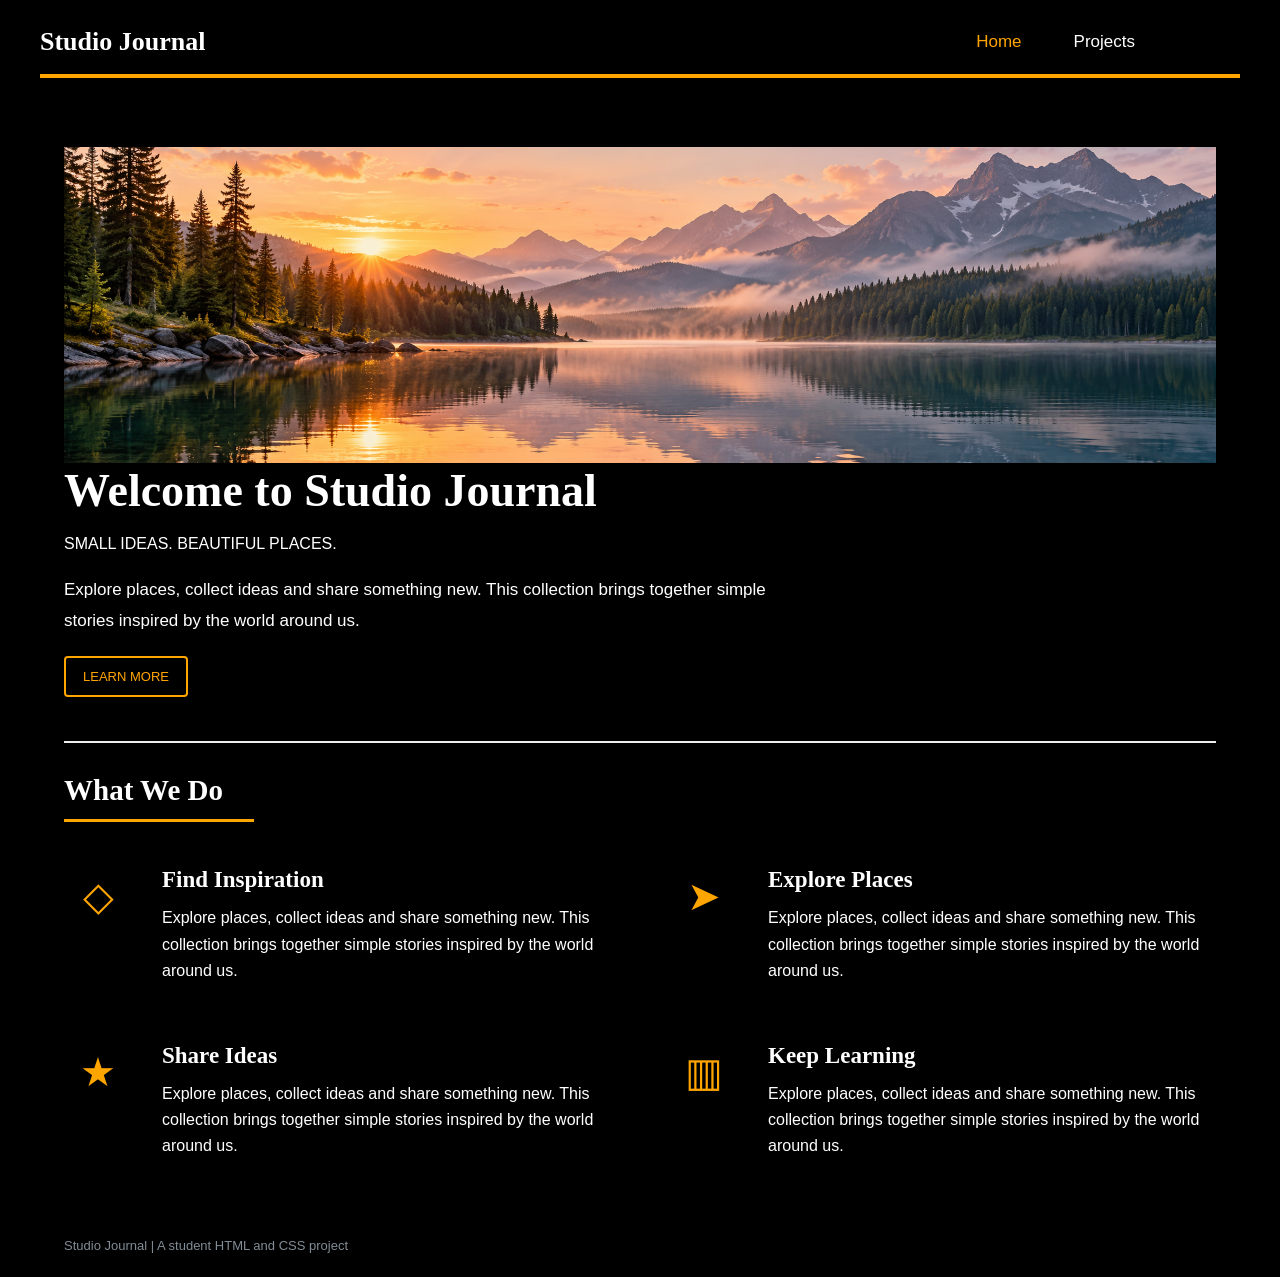
<file: Lab practical 2/index.html>
<!DOCTYPE html>
<html lang="en">
<head>
    <meta charset="UTF-8">
    <meta name="viewport" content="width=device-width, initial-scale=1.0">
    <title>Studio Journal | Home</title>
    <link rel="stylesheet" href="style.css/style.css">
</head>
<body>
    <header>
        <a class="logo" href="index.html"><strong>Studio Journal</strong></a>
        <nav>
            <a href="index.html" class="active" aria-current="page">Home</a>
            <a href="projects.html">Projects</a>
        </nav>
    </header>

    <main>
        <section class="intro">
            <img class="banner" src="images/pic10.png" alt="Mountain lake at sunrise">
            <h1>Welcome to Studio Journal</h1>
            <p class="subtitle">Small ideas. Beautiful places.</p>
            <p>Explore places, collect ideas and share something new. This collection brings together simple stories inspired by the world around us.</p>
            <a class="button" href="#features">Learn More</a>
        </section>

        <section id="features">
            <h2>What We Do</h2>
            <div class="features">
                <article class="feature">
                    <span class="icon" aria-hidden="true">◇</span>
                    <div>
                        <h3>Find Inspiration</h3>
                        <p>Explore places, collect ideas and share something new. This collection brings together simple stories inspired by the world around us.</p>
                    </div>
                </article>
                <article class="feature">
                    <span class="icon" aria-hidden="true">➤</span>
                    <div>
                        <h3>Explore Places</h3>
                        <p>Explore places, collect ideas and share something new. This collection brings together simple stories inspired by the world around us.</p>
                    </div>
                </article>
                <article class="feature">
                    <span class="icon" aria-hidden="true">★</span>
                    <div>
                        <h3>Share Ideas</h3>
                        <p>Explore places, collect ideas and share something new. This collection brings together simple stories inspired by the world around us.</p>
                    </div>
                </article>
                <article class="feature">
                    <span class="icon" aria-hidden="true">▥</span>
                    <div>
                        <h3>Keep Learning</h3>
                        <p>Explore places, collect ideas and share something new. This collection brings together simple stories inspired by the world around us.</p>
                    </div>
                </article>
            </div>
        </section>
    </main>
    <footer>Studio Journal | A student HTML and CSS project</footer>
</body>
</html>
</file>
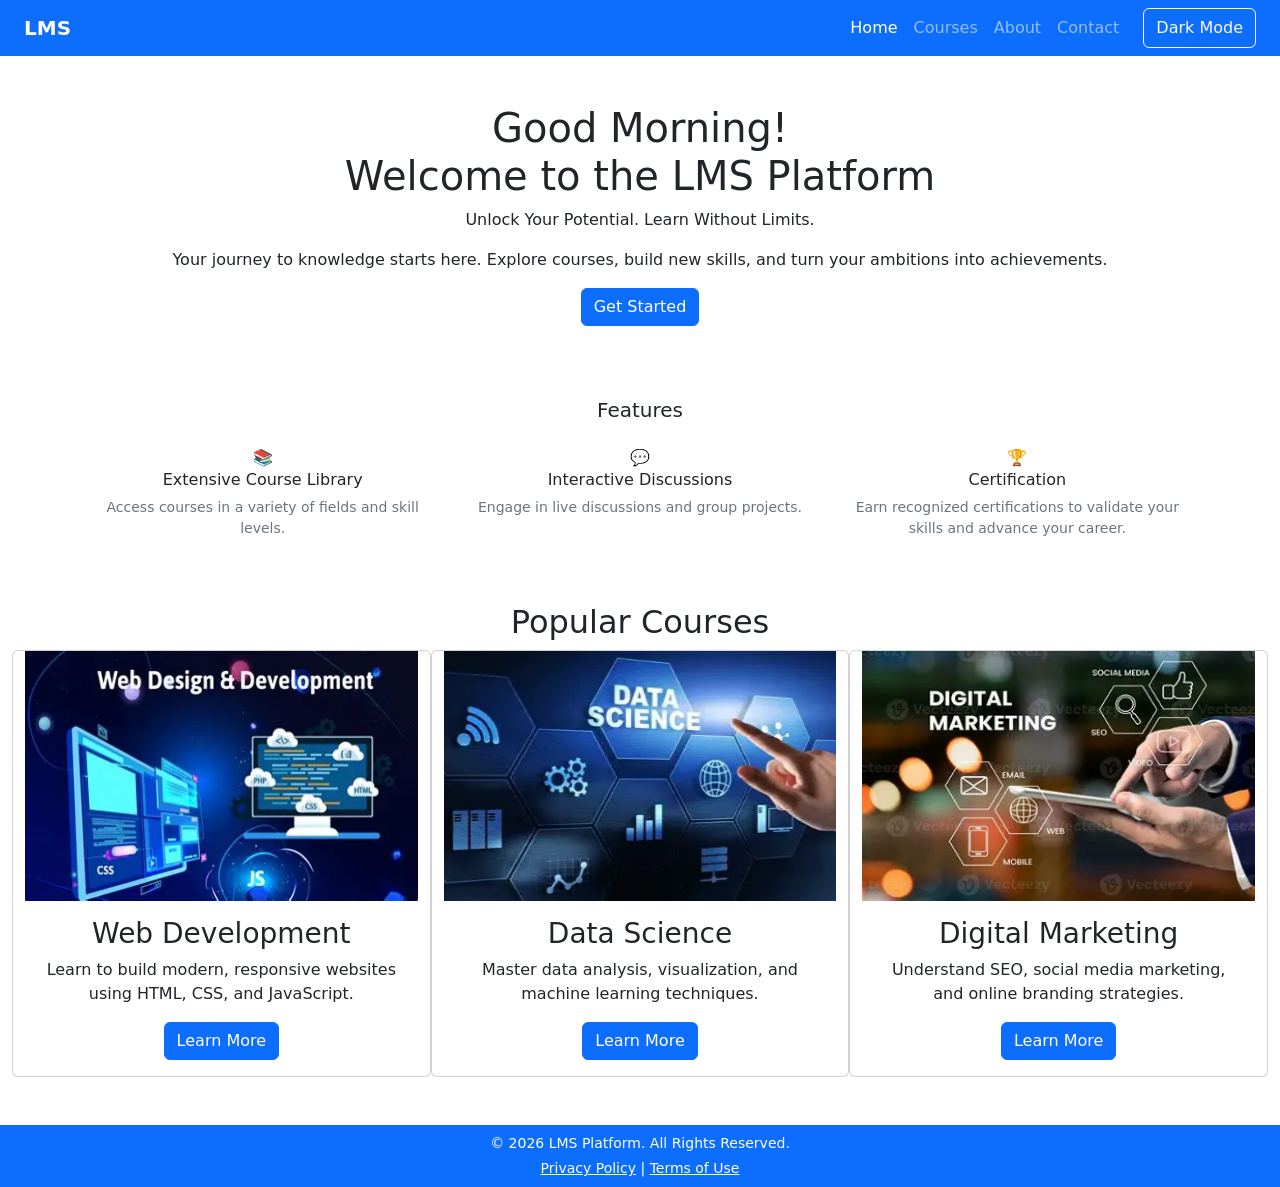
<file: Lab practical 3/index.html>
<!DOCTYPE html>
<html lang="en">
<head>
    <meta charset="UTF-8">
    <meta name="viewport" content="width=device-width, initial-scale=1.0">
    <title>LMS | Home</title>
    <link rel="stylesheet" href="css/bootstrap.min.css">
</head>
<body>
    
    <header>
        <nav class="navbar navbar-expand navbar-dark bg-primary px-4">
            <a class="navbar-brand fw-bold" href="index.html">LMS</a>

            <div class="navbar-nav ms-auto">
                <a class="nav-link active" href="index.html">Home</a>
                <a class="nav-link" href="projects.html">Courses</a>
                <a class="nav-link" href="about.html">About</a>
                <a class="nav-link" href="contact.html">Contact</a>

                <button class="btn btn-outline-light ms-3"
                        id="darkModeToggle"
                        type="button">
                    Dark Mode
                </button>
            </div>
        </nav>
    </header>

    <main class="container-fluid px-0">
        <section class="container py-5 text-center">
            <h1>
                <span id="greeting" class="d-block"></span>
                Welcome to the LMS Platform
            </h1>
            <p class="subtitle">Unlock Your Potential. Learn Without Limits.</p>
            <p>Your journey to knowledge starts here. Explore courses, build new skills, and turn your ambitions into achievements.</p>
            <a class="btn btn-primary" href="#Popular-Courses">Get Started</a>
        </section>
        <section class="container py-4" id="features">
            <h2 class="h5 text-center mb-4">Features</h2>

            <div class="row text-center g-3">
                <article class="col-4">
                    <span class="icon" aria-hidden="true">📚</span>
                    <div>
                        <h3 class="h6">Extensive Course Library</h3>
                        <p class="small text-secondary">
                            Access courses in a variety of fields and skill levels.
                        </p>
                    </div>
                </article>
                <article class="col-4">
                    <span class="icon" aria-hidden="true">💬</span>
                    <div>
                        <h3 class="h6">Interactive Discussions</h3>
                        <p class="small text-secondary">
                            Engage in live discussions and group projects.
                        </p>
                    </div>
                </article>
                <article class="col-4">
                    <span class="icon" aria-hidden="true">🏆</span>
                    <div>
                        <h3 class="h6">Certification</h3>
                        <p class="small text-secondary">
                            Earn recognized certifications to validate your skills and advance your career.
                        </p>
                    </div>
                </article>
            </div>
        </section>
        <section class="container-fluid px-4 py-4 mb-4 text-center" id="popular-courses">
            <h2>Popular Courses</h2>
            <div class="row g-4">
                <article class="col-4 with card h-1000">
                    <img src="images/OIP.webp" alt="Web Development"
                    height="250">
                    <div class="card-body">
                        <h3 class="card-title">Web Development</h3>

                        <p class="card-text">
                            Learn to build modern, responsive websites using HTML, CSS, and JavaScript.
                        </p>
                        <a class="btn btn-primary" href="images/OIP.webp" target="_blank">
                            Learn More
                        </a>
                    </div>
                </article>
                <article class="col-4 with card h-1000">
                    <img src="images/OIP (1).webp" alt="Data Science"
                         height="250">
                    <div class="card-body">
                        <h3 class="card-title">Data Science</h3>
                        <p>Master data analysis, visualization, and machine learning techniques.</p>
                        <a class="btn btn-primary" href="images/OIP (1).webp" target="_blank">
                            Learn More
                        </a>
                    </div>
                </article>
                <article class="col-4 with card h-1000">
                    <img src="images/OIP (2).webp" alt="Digital Marketing"
                         height="250">
                    <div class="card-body">
                        <h3 class="card-title">Digital Marketing</h3>
                        <p>Understand SEO, social media marketing, and online branding strategies.</p>
                        <a class="btn btn-primary" href="images/OIP (2).webp" target="_blank">
                            Learn More
                        </a>
                    </div>
                </article>
            </div>
        </section>
    </main>
    <footer class="bg-primary text-white text-center py-2">
        <p class="small mb-1">
            &copy; 2026 LMS Platform. All Rights Reserved.
        </p>
        <p class="small mb-0">
            <a href="#" class="text-white">Privacy Policy</a> |
            <a href="#" class="text-white">Terms of Use</a>
        </p>
    </footer>
<script src="script.js"></script>
</body>
</html>
</file>
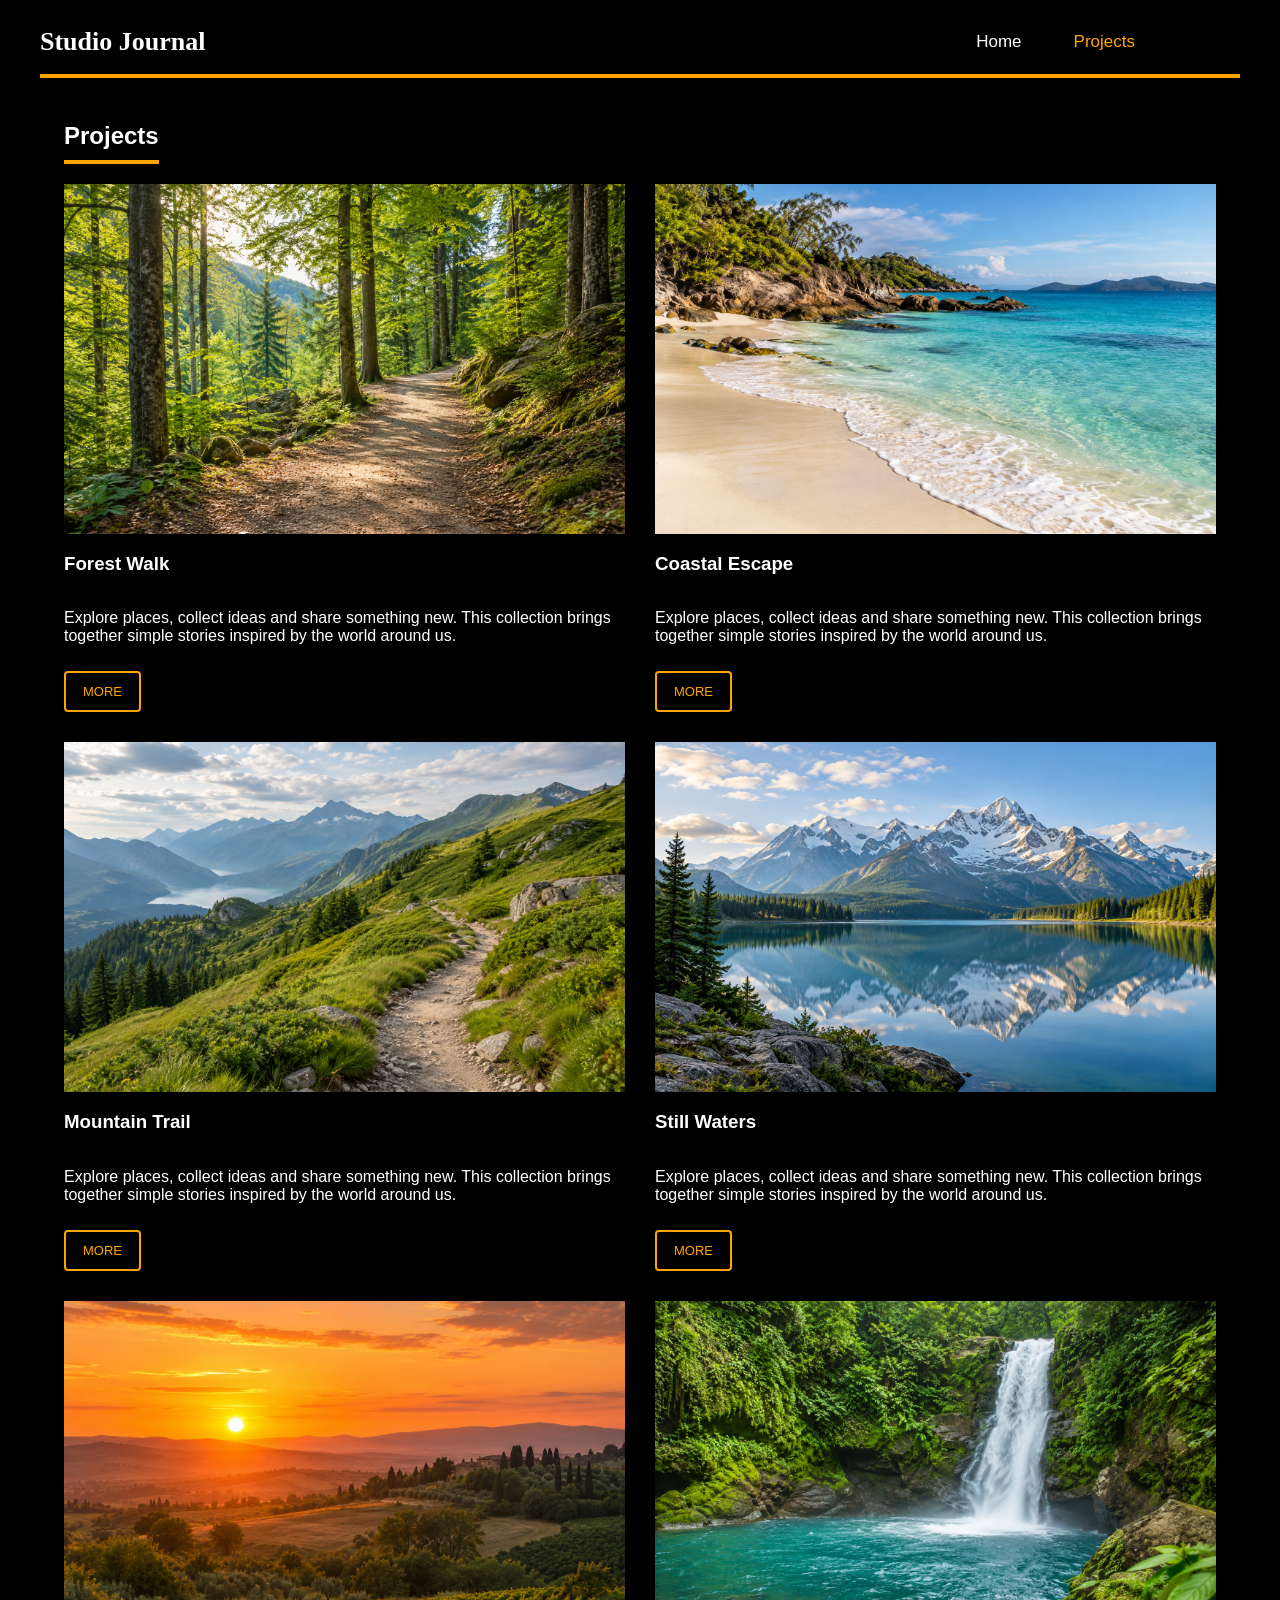
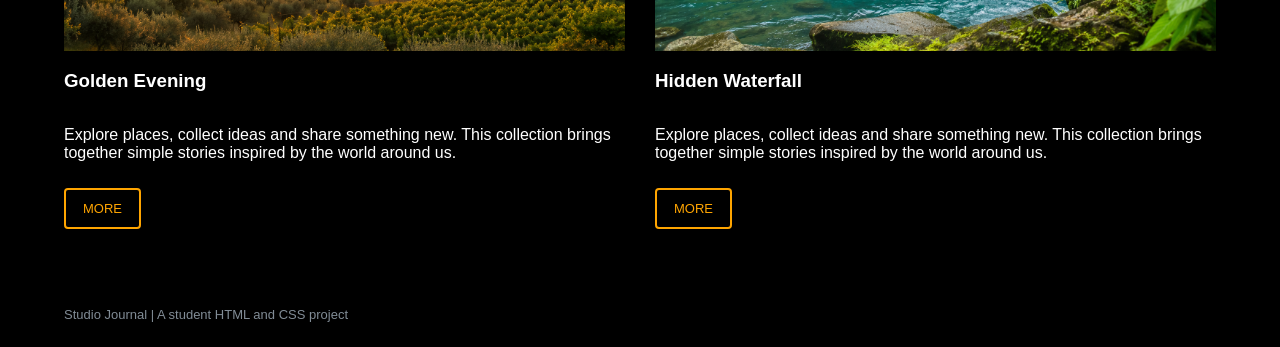
<file: Lab practical 2/projects.html>
<!DOCTYPE html>
<html lang="en">
<head>
    <meta charset="UTF-8">
    <meta name="viewport" content="width=device-width, initial-scale=1.0">
    <title>Studio Journal | Projects</title>
    <link rel="stylesheet" href="style.css/style.css">
</head>
<body>
    <header>
        <a class="logo" href="index.html"><strong>Studio Journal</strong></a>
        <nav>
            <a href="index.html">Home</a>
            <a href="projects.html" class="active" aria-current="page">Projects</a>
        </nav>
    </header>

    <main>
        <section>
            <h1 class="section-title">Projects</h1>
            <div class="projects">
                <article>
                    <img src="images/pic01.png" alt="Sunlit path through a green forest">
                    <h3>Forest Walk</h3>
                    <p>Explore places, collect ideas and share something new. This collection brings together simple stories inspired by the world around us.</p>
                    <a class="button" href="images/pic01.png">More</a>
                </article>
                <article>
                    <img src="images/pic02.png" alt="Sandy coastline beside turquoise water">
                    <h3>Coastal Escape</h3>
                    <p>Explore places, collect ideas and share something new. This collection brings together simple stories inspired by the world around us.</p>
                    <a class="button" href="images/pic02.png">More</a>
                </article>
                <article>
                    <img src="images/pic03.png" alt="Trail through green mountain hills">
                    <h3>Mountain Trail</h3>
                    <p>Explore places, collect ideas and share something new. This collection brings together simple stories inspired by the world around us.</p>
                    <a class="button" href="images/pic03.png">More</a>
                </article>
                <article>
                    <img src="images/pic04.png" alt="Lake reflecting distant mountains">
                    <h3>Still Waters</h3>
                    <p>Explore places, collect ideas and share something new. This collection brings together simple stories inspired by the world around us.</p>
                    <a class="button" href="images/pic04.png">More</a>
                </article>
                <article>
                    <img src="images/pic05.png" alt="Sunset over rolling countryside">
                    <h3>Golden Evening</h3>
                    <p>Explore places, collect ideas and share something new. This collection brings together simple stories inspired by the world around us.</p>
                    <a class="button" href="images/pic05.png">More</a>
                </article>
                <article>
                    <img src="images/pic06.png" alt="Waterfall surrounded by green plants">
                    <h3>Hidden Waterfall</h3>
                    <p>Explore places, collect ideas and share something new. This collection brings together simple stories inspired by the world around us.</p>
                    <a class="button" href="images/pic06.png">More</a>
                </article>
            </div>
        </section>
    </main>
    <footer>Studio Journal | A student HTML and CSS project</footer>
</body>
</html>
</file>
<file: Lab practical 2/style.css/style.css>
/* General Styles */
* {
    box-sizing: border-box;
}

body {
    font-family: Arial, sans-serif;
    margin: 0;
    padding: 0;
    color: white;
    background-color: black;
}

/* Header Styles */
header {
    max-width: 1200px;
    margin: 0 auto;
    padding: 27px 0 17px;
    display: flex;
    justify-content: space-between;
    align-items: center;
    border-bottom: 4px solid orange;
}

.logo {
    text-decoration: none;
    color: white;
    font-family: Georgia, serif;
    font-size: 26px;
}

nav {
    display: flex;
    gap: 52px;
    margin-right: 105px;
}

nav a {
    text-decoration: none;
    color: white;
    font-size: 17px;
}

nav a:hover,
nav .active {
    color: orange;
}

/* Main Styles */
main {
    width: 90%;
    max-width: 1200px;
    margin: 44px auto 0;
}

/* Home Banner */
.banner {
    width: 100%;
    height: 316px;
    object-fit: cover;
    display: block;
}

/* Introduction */
.intro {
    padding: 25px 0 44px;
}

.intro h1 {
    font-family: Georgia, serif;
    font-size: 46px;
    line-height: 1.2;
    margin: 0 0 17px;
    color: white;
}

.subtitle {
    font-size: 16px;
    text-transform: uppercase;
    color: white;
    margin: 0 0 22px;
}

.intro p:not(.subtitle) {
    max-width: 720px;
    line-height: 1.8;
    font-size: 17px;
    color: white;
    margin: 20px 0;
}

/* Buttons */
.button {
    display: inline-block;
    margin-top: 0;
    padding: 11px 17px;
    border: 2px solid orange;
    border-radius: 4px;
    color: orange;
    text-decoration: none;
    text-transform: uppercase;
    font-size: 13px;
}

.button:hover {
    background-color: orange;
    color: white;
}

/* What We Do */
#features {
    border-top: 2px solid #eeeeee;
    padding-top: 31px;
}

#features > h2 {
    font-family: Georgia, serif;
    font-size: 29px;
    margin: 0 0 10px;
    position: relative;
    padding-bottom: 15px;
}

#features > h2::after {
    content: "";
    display: block;
    width: 190px;
    height: 3px;
    background-color: orange;
    position: absolute;
    bottom: 0;
    left: 0;
}

/* Features */
.features {
    display: grid;
    grid-template-columns: 1fr 1fr;
    column-gap: 60px;
    row-gap: 58px;
    margin-top: 45px;
}

.feature {
    display: flex;
    align-items: flex-start;
    gap: 30px;
}

.icon {
    color: orange;
    font-size: 40px;
    min-width: 68px;
    text-align: center;
    margin-top: 6px;
}

.feature h3 {
    font-family: Georgia, serif;
    font-size: 23px;
    margin: 0 0 12px;
}

.feature p {
    color: white;
    line-height: 1.65;
    margin: 0;
    font-size: 16px;
}

/* Footer */
footer {
    width: 90%;
    max-width: 1200px;
    margin: 74px auto 20px;
    color: #818c96;
    font-size: 13px;
    line-height: 1.8;
}

/* Responsive Layout */
@media (max-width: 1250px) {
    header {
        margin-left: 5%;
        margin-right: 5%;
    }
}

@media (max-width: 700px) {
    header {
        flex-wrap: wrap;
        gap: 18px;
    }

    nav {
        gap: 22px;
        margin-right: 0;
    }

    main {
        width: 90%;
        margin-top: 25px;
    }

    .banner {
        height: 220px;
    }

    .intro h1 {
        font-size: 34px;
    }

    .features {
        grid-template-columns: 1fr;
        row-gap: 35px;
    }

    .feature {
        gap: 15px;
    }

    .icon {
        min-width: 48px;
    }
}

/* Additional Styles for Projects Page */
.section-title {
    border-bottom: 4px solid orange;
    padding-bottom: 10px;
    width: fit-content;
}


.projects {
    display: grid;
    grid-template-columns: repeat(2, 1fr);
    gap: 30px;
}

.projects article {
    display: flex;
    flex-direction: column;
}

.projects article img {
    width: 100%;
    height: 350px;
    object-fit: cover;
    display: block;
}

.projects article p {
    flex-grow: 1;
}

.projects article .button {
    align-self: flex-start;
    margin-top: 10px;
}
</file>
